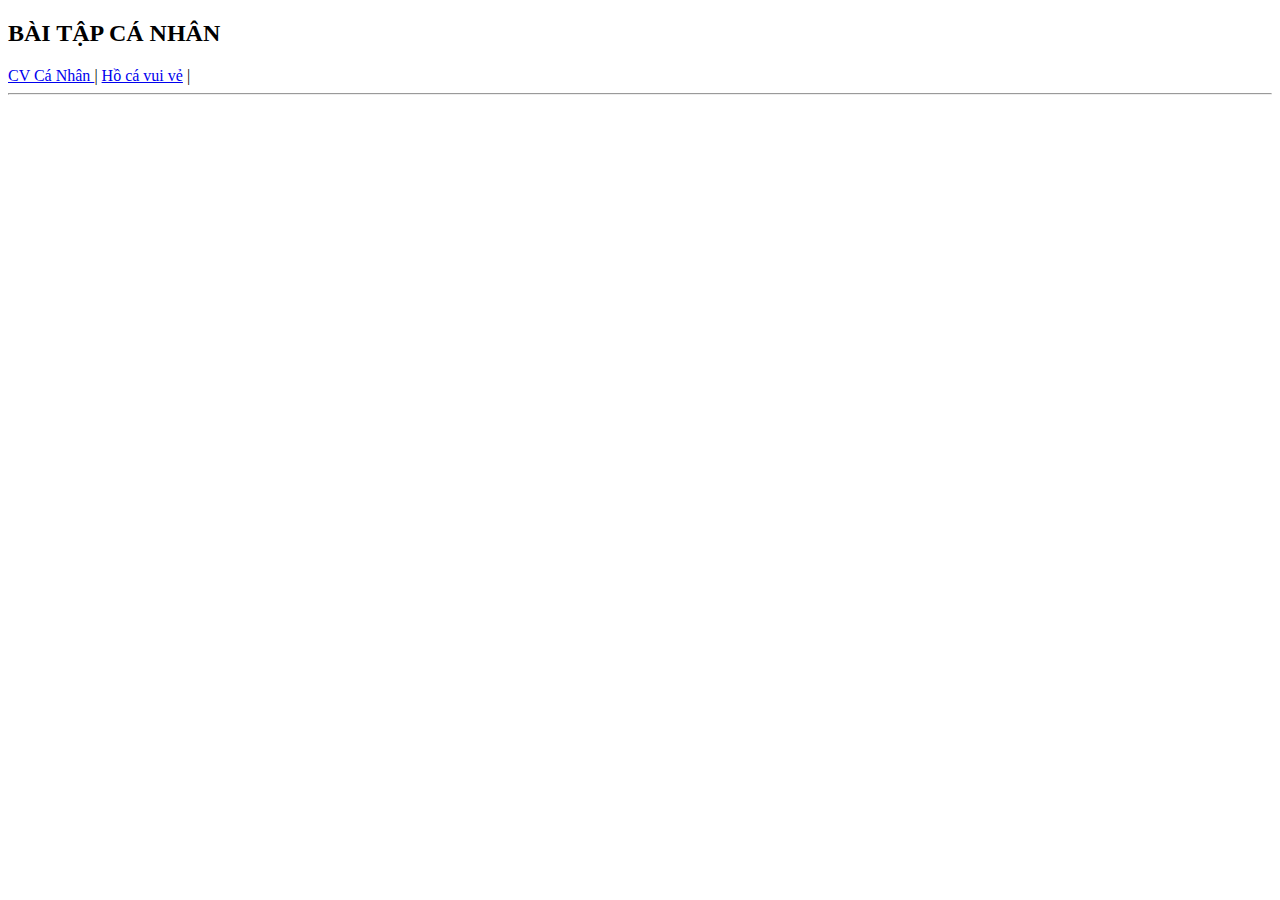
<file: index.html>
<!DOCTYPE html>
<html lang="vi">
<head>
    <meta charset="UTF-8">
    <meta name="viewport" content="width=device-width, initial-scale=1.0">
    <title>Bài tập cá nhân</title>
</head>
<body>
    <h2> BÀI TẬP CÁ NHÂN</h2>
  <nav>
    <a href="cv.html" target="_blank">CV Cá Nhân </a> |
    <a href="ho_ca_vui_ve.html" target="_blank">Hồ cá vui vẻ</a> |
  </nav>
  <hr>
</body>

</html>
</file>
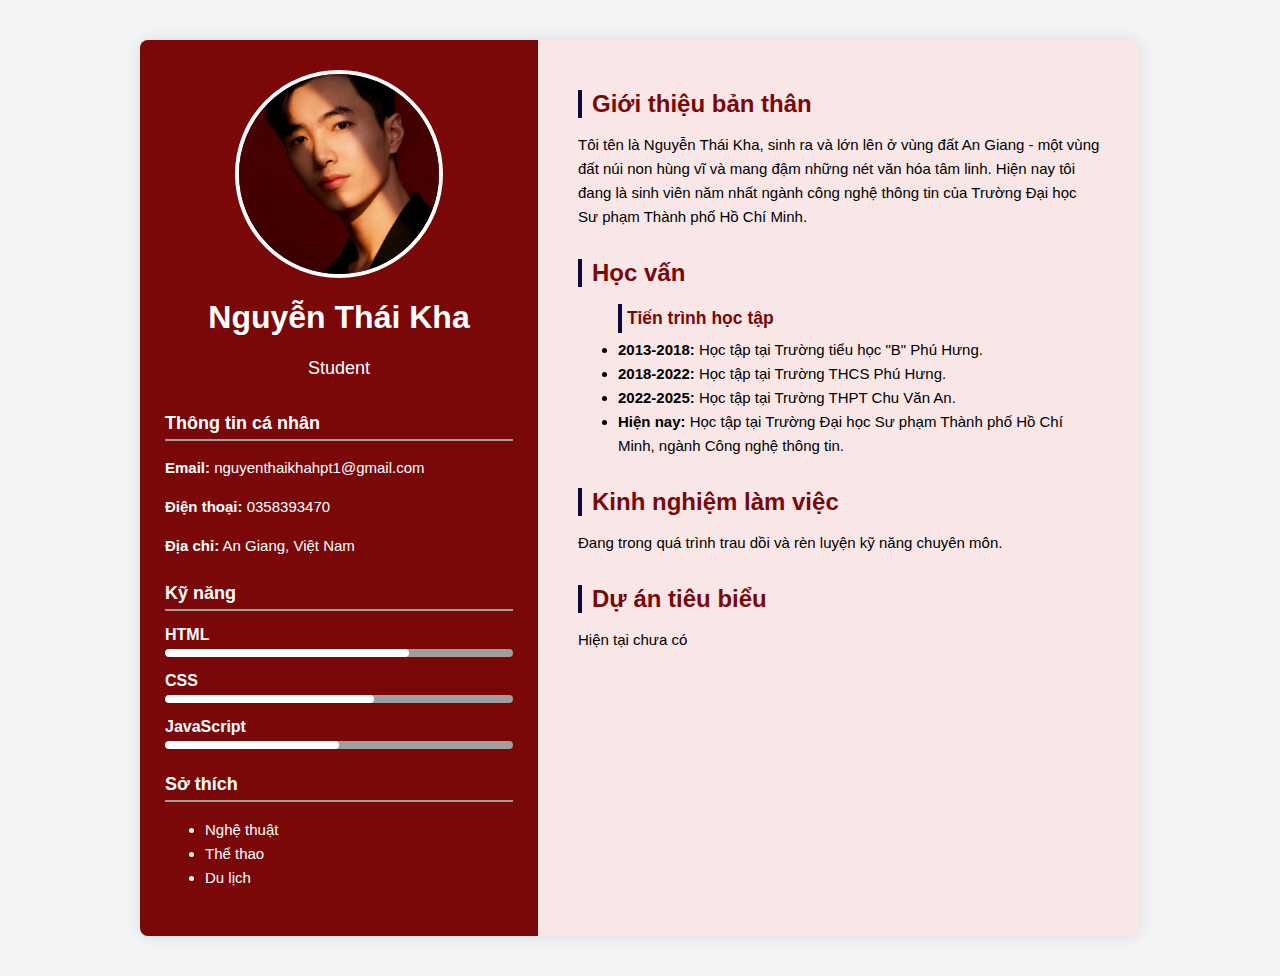
<file: cv.html>
<!DOCTYPE html>
<html lang="vi">
<head>
  <meta charset="UTF-8">
  <meta name="viewport" content="width=device-width, initial-scale=1.0">
  <title>CV Cá Nhân - Nguyễn Thái Kha</title>
  <link rel="stylesheet" href="style.css">
 
</head>
<body>

<div class="cv-container">
  <!-- Cột trái -->
  <div class="left-column">
    <img src="avatar.jpg" alt="Ảnh đại diện">
    <h1>Nguyễn Thái Kha</h1>
    <p class="title">Student</p>

    <h2>Thông tin cá nhân</h2>
    <p><strong>Email:</strong> nguyenthaikhahpt1@gmail.com</p>
    <p><strong>Điện thoại:</strong> 0358393470</p>
    <p><strong>Địa chỉ:</strong> An Giang, Việt Nam</p>
    
    <h2>Kỹ năng</h2>

   
     <div class="skill">
      <div class="skill-name">HTML</div>
      <div class="skill-bar"><div class="skill-level" data-level="70%"></div></div>
    </div>
     <div class="skill">
      <div class="skill-name">CSS</div>
      <div class="skill-bar"><div class="skill-level" data-level="60%"></div></div>
    </div>
    <div class="skill">
      <div class="skill-name">JavaScript</div>
      <div class="skill-bar"><div class="skill-level" data-level="50%"></div></div>
    </div>
    <h2>Sở thích</h2>
    <ul>
      <li>Nghệ thuật</li>
      <li> Thể thao</li>
      <li>Du lịch</li>
    </ul>
  </div>

  <!-- Cột phải -->
  <div class="right-column">
    <div class="section about">
      <h2>Giới thiệu bản thân</h2>
      <p>Tôi tên là Nguyễn Thái Kha, sinh ra và lớn lên ở vùng đất An Giang - một vùng đất núi non hùng vĩ và mang đậm những nét văn hóa tâm linh. Hiện nay tôi đang là sinh viên năm nhất ngành công nghệ thông tin của Trường Đại học Sư phạm Thành phố Hồ Chí Minh.</p>
    </div>

    <div class="section education">
      <h2>Học vấn</h2>
      <div>
        <ul> <h3> Tiến trình học tập</h3>
          <li><b>2013-2018:</b> Học tập tại Trường tiểu học "B" Phú Hưng.</li>
          <li><b>2018-2022:</b> Học tập tại Trường THCS Phú Hưng.</li>
          <li><b>2022-2025:</b> Học tập tại Trường THPT Chu Văn An.</li>
          <li><b> Hiện nay:</b> Học tập tại Trường Đại học Sư phạm Thành phố Hồ Chí Minh, ngành Công nghệ thông tin.</li>
        </ul>

      </div>
    </div>

    <div class="section experience">
      <h2>Kinh nghiệm làm việc</h2>
      <p> Đang trong quá trình trau dồi và rèn luyện kỹ năng chuyên môn.</p>
    </div>

    <div class="section projects">
      <h2>Dự án tiêu biểu</h2>
      <p> Hiện tại chưa có</p>
     
    </div>
  
</div>
<!-- JavaScript để load thanh kỹ năng -->
<script>
  window.addEventListener("load", function() {
    const skills = document.querySelectorAll(".skill-level");
    skills.forEach(skill => {
      const level = skill.getAttribute("data-level");
      skill.style.width = level;
      skill.classList.add("loaded");
    });
  });
</script>
</body>
</html>
</file>
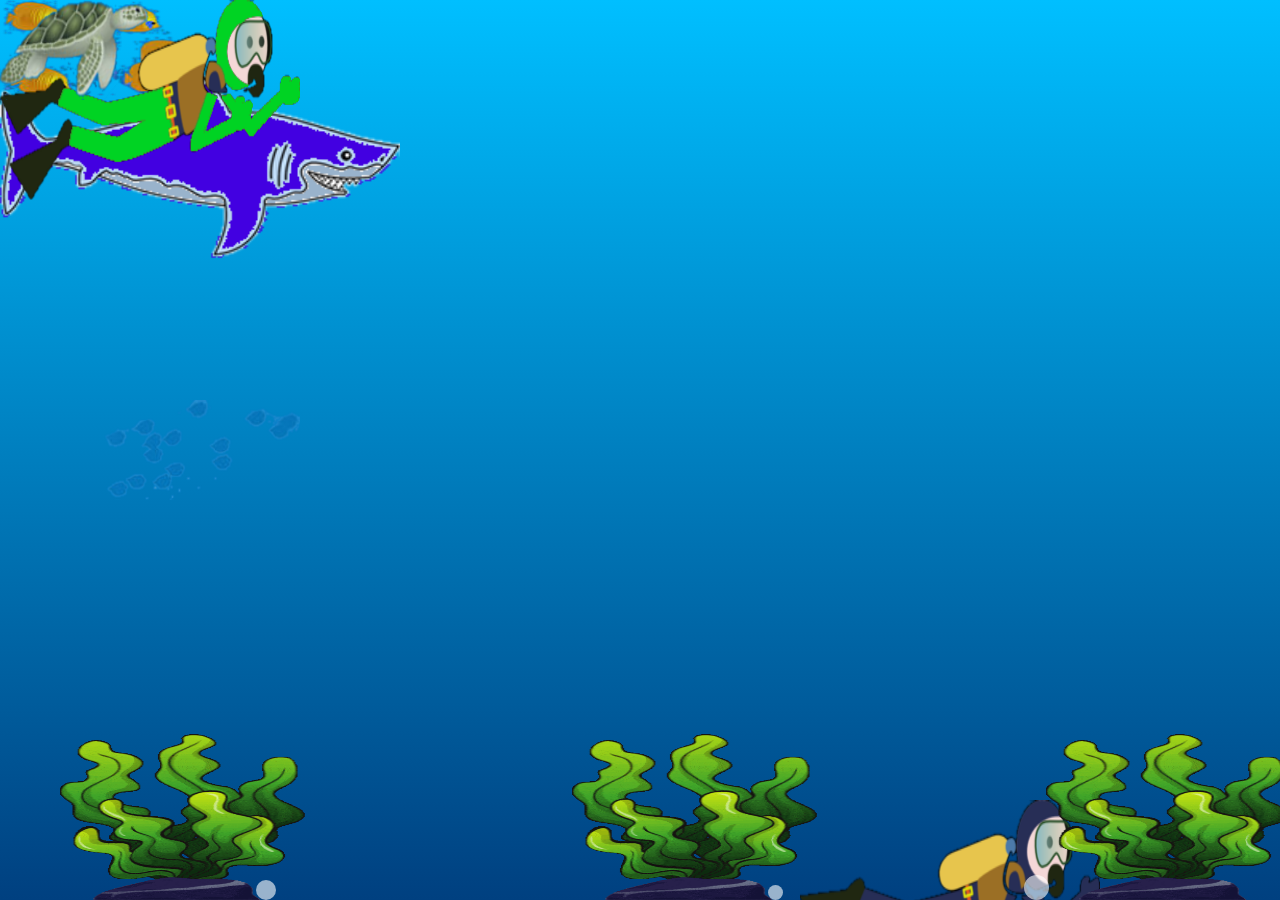
<file: ho_ca_vui_ve.html>
<!DOCTYPE html>
<html lang="vi">
<head>
  <meta charset="UTF-8">
  <meta name="viewport" content="width=device-width, initial-scale=1.0">
  <title>Hồ Cá Vui Vẻ</title>
  <link rel="stylesheet" href="style1.css">
</head>
<body>
  <div class="aquarium">
    <!-- Ánh sáng -->
    <canvas id="lightEffect"></canvas>

    <!-- Cá -->
    <div class="shark"></div>
    <img src="shark.png"class="shark" alt="cá mập">
    <div class="faintSchool"></div>
    <img src="faintSchool.png"class="faintSchool" alt="cá mờ">
    <div class="goldFishSchool"></div>
    <img src="goldFishSchool.png"class="goldFishSchool" alt="cá vàng">
    <div class="goldFishSchool1"></div>
    <img src="goldFishSchool.png"class="goldFishSchool1" alt="cá vàng">

    <!--tho lan -->
    <div class="diver1"></div>
    <img src="diver1.png"class="diver1" alt="thợ lặn">
    <div class="diver2"></div>
    <img src="diver2.png"class="diver2" alt="thợ lặn">
    <div class="diver3"></div>
    <img src="diver3.png"class="diver3" alt="thợ lặn">
    <!--rua-->
    <div class="turtle"></div>
    <img src="turtle.png"class="turtle" alt="rùa">
    <!-- Bong bóng tĩnh -->
    <div class="bubble bubble1"></div>
    <div class="bubble bubble2"></div>
    <div class="bubble bubble3"></div>
    <!-- seaweed -->
    <div class="seaweed1"></div>
    <img src="seaweed.gif"class="seaweed1"alt="seaweed">
    <div class="seaweed2"></div>
    <img src="seaweed.gif"class="seaweed2"alt="seaweed">
    <div class="seaweed3"></div>
    <img src="seaweed.gif"class="seaweed3"alt="seaweed">
</body>
</html>
</file>
<file: style.css>
body {
      margin: 0;
      font-family: "Segoe UI", Tahoma, sans-serif;
      background-color: #f3f4f6;
      color: #333;
    }

    .cv-container {
      display: flex;
      max-width: 1000px;
      margin: 40px auto;
      background-color: #f9e6e6;
      box-shadow: 0 0 15px rgba(0,0,0,0.1);
      border-radius: 8px;
      overflow: hidden;
    }

    /* --- Cột bên trái --- */
    .left-column {
      width: 40%;
      background-color: #7a0808;
      color: #fff;
      padding: 30px 25px;
    }

    .left-column img {
      display: block;
      width: 200px;
      height: 200px;
      border-radius: 50%;
      margin: 0 auto 20px;
      border: 4px solid white;
      object-fit: cover;
    }

    .left-column h1 {
      text-align: center;
      margin-bottom: 5px;
    }

    .left-column p.title {
      text-align: center;
      font-size: 18px;
      margin-bottom: 30px;
      color: white;
    }

    .left-column h2 {
      font-size: 18px;
      border-bottom: 2px solid rgb(158, 159, 159);
      padding-bottom: 5px;
      margin-top: 25px;
      color: white;
    }

    .left-column p, .left-column li {
      font-size: 15px;
      line-height: 1.6;
    }

    /* --- Kỹ năng có thanh tiến trình --- */
    .skill {
      margin-bottom: 15px;
    }

    .skill-name {
      margin-bottom: 5px;
      font-weight: 600;
    }

    .skill-bar {
      background-color: rgb(158, 159,158);
      border-radius: 20px;
      height: 8px;
      overflow: hidden;
    }

    .skill-level {
      height: 8px;
      background-color: white;
      border-radius: 20px;
      width: 0;
      transition: width 1.5s ease;
    }

    /* --- Cột bên phải --- */
    .right-column {
      width: 60%;
      padding: 30px 40px;
    }

    .section {
      margin-bottom: 30px;
    }

    .section h2 {
      color: #7a0808;
      border-left: 4px solid #0c0b3d;
      padding-left: 10px;
      margin-bottom: 15px;
    }
    .section div ul h3{
      color: #7a0808;
      border-left: 4px solid #0c0b3d;
      padding-left :5px;
      margin-bottom: 5px;
    }
    .section p, .section li, .section div {
      font-size: 15px;
      line-height: 1.6;
      color : black;
    }

    .experience div, .education div {
      margin-bottom: 10px;
    }

    /* Hiệu ứng load thanh kỹ năng khi trang mở */
    @keyframes grow {
      from { width: 0; }
    }

    .skill-level.loaded {
      animation: grow 2s ease forwards;
    }

    /* Responsive cho điện thoại */
    @media (max-width: 768px) {
      .cv-container {
        flex-direction: column;
      }
      .left-column, .right-column {
        width: 100%;
      }
    }
</file>
<file: style1.css>
body {
  margin: 0;
  overflow: hidden;
  background: linear-gradient(to bottom, #00bfff, #004080);
  height: 100vh;
}
.aquarium {
  position: relative;
  width: 100%;
  height: 100vh;
  overflow: hidden;
}
#lightEffect {
  position: absolute;
  top: 0;
  left: 0;
  width: 100%;
  height: 100%;
  z-index: 1;
  pointer-events: none;
  mix-blend-mode: screen;
  opacity: 0.4;
}
.shark {
  position: absolute;
  width: 400px;   
  height: 300px;
  animation-name: Shark;
  animation-duration: 20s;
  animation-timing-function:ease-in-out;
  animation-iteration-count:infinite;
  animation-play-state: running;
}
@keyframes Shark {
  0%   { left: 0px;   top: 100px; transform: rotate(0deg) scaleX(1); }
  10%  { left: 100px; top: 50px; transform: rotate(-3deg) scaleX(1); }
  15%  { left: 200px; top: 100px; transform: rotate(5deg) scaleX(1); }
  20%  { left: 400px; top: 100px; transform: rotate(5deg) scaleX(1); }
  25%  { left: 600px; top: 110px; transform: rotate(3deg) scaleX(1); }
  30%  { left: 800px; top: 105px; transform: rotate(-5deg) scaleX(1); }
  35%  { left: 1000px; top:100px; transform: rotate(5deg) scaleX(1); }
  40%  { left: 1200px; top:100px; transform: rotate(3deg) scaleX(1); }
  50%  { left: 1500px; top: 110px; transform: rotate(-3deg) scaleX(1); }
  51%  { left: 1500px; top: 110px; transform: rotate(0deg) scaleX(-1); }
  55%  { left: 1300px; top: 105px; transform: rotate(3deg) scaleX(-1); }
  60%  { left: 1200px; top: 100px; transform: rotate(-5deg) scaleX(-1); }
  65%  { left: 1100px; top: 100px; transform: rotate(3deg) scaleX(-1); }
  70%  { left: 900px; top: 90px; transform: rotate(3deg) scaleX(-1); }
  75%  { left: 740px; top: 80px; transform: rotate(3deg) scaleX(-1); }
  80%  { left: 600px; top: 90px; transform: rotate(5deg) scaleX(-1); }
  85%  { left: 400px; top: 60px; transform: rotate(5deg) scaleX(-1); }
  90%  { left: 200px; top: 50px; transform: rotate(-3deg) scaleX(-1); }
  95%  { left: 100px; top: 50px; transform: rotate(-3deg) scaleX(-1); }
  100% { left: -100px; top: 50px; transform: rotate(0deg) scaleX(-1); }
}
.faintSchool{
  position: absolute;
  width: 200px;   
  height: 100px;
  left: 100px; top: 400px;
  animation-name: FaintSchool;
  animation-duration: 60s;
  animation-timing-function: ease-in-out;
  animation-iteration-count: infinite;
  animation-play-state: running;
}
@keyframes FaintSchool {
  0%   { left: 200px;   top: 300px; transform: rotate(0deg) scaleX(1); }
  10%  { left: 300px; top: 290px; transform: rotate(-3deg) scaleX(1); }
  15%  { left: 400px; top: 280px; transform: rotate(5deg) scaleX(1); }
  20%  { left: 300px; top: 290px; transform: rotate(-5deg) scaleX(1); }
  25%  { left: 400px; top: 270px; transform: rotate(3deg) scaleX(1); }
  30% { left: 500px; top: 250px; transform: rotate(-3deg) scaleX(1); }
  40%  { left: 800px; top: 260px; transform: rotate(3deg) scaleX(1); }
  50% { left: 1500px; top: 270px; transform: rotate(-3deg) scaleX(1); }
  51%  { left: 1500px; top: 270px; transform: rotate(0deg) scaleX(-1); }
  55%  { left: 1000px; top: 260px; transform: rotate(3deg) scaleX(-1); }
  60%  { left: 800px; top: 270px; transform: rotate(3deg) scaleX(-1); }
  65%  { left: 600px; top: 280px; transform: rotate(3deg) scaleX(-1); }
  70%  { left: 400px; top: 260px; transform: rotate(3deg) scaleX(-1); }
  80%  { left: 200px; top: 250px; transform: rotate(3deg) scaleX(-1); }
  90%  { left: 100px; top: 260px; transform: rotate(3deg) scaleX(-1); }
  100% { left: 0px; top: 200px; transform: rotate(0deg) scaleX(-1); }
}
.goldFishSchool{
  position: absolute;
  width: 200px;   
  height: 100px;
  animation-name: GoldFishSchool;
  animation-duration: 40s;
  animation-timing-function: ease-in-out;
  animation-iteration-count: infinite;
  animation-play-state: running;
 
}
@keyframes GoldFishSchool {
  0%   { left: 0;   top: 200px; transform: rotate(0deg) scaleX(1); }
  10%  { left: 100px; top: 290px; transform: rotate(-3deg) scaleX(1); }
  15%  { left: 250px; top: 280px; transform: rotate(5deg) scaleX(1); }
  20%  { left: 300px; top: 290px; transform: rotate(-5deg) scaleX(1); }
  25%  { left: 400px; top: 270px; transform: rotate(3deg) scaleX(1); }
  30% { left: 500px; top: 250px; transform: rotate(-3deg) scaleX(1); }
  40%  { left: 800px; top: 260px; transform: rotate(3deg) scaleX(1); }
  50% { left: 1500px; top: 270px; transform: rotate(-3deg) scaleX(1); }
  51%  { left: 1500px; top: 270px; transform: rotate(0deg) scaleX(-1); }
  55%  { left: 1000px; top: 260px; transform: rotate(3deg) scaleX(-1); }
  60%  { left: 800px; top: 270px; transform: rotate(3deg) scaleX(-1); }
  65%  { left: 600px; top: 280px; transform: rotate(3deg) scaleX(-1); }
  70%  { left: 400px; top: 260px; transform: rotate(3deg) scaleX(-1); }
  80%  { left: 200px; top: 250px; transform: rotate(3deg) scaleX(-1); }
  90%  { left: 100px; top: 260px; transform: rotate(3deg) scaleX(-1); }
  100% { left: 0px; top: 200px; transform: rotate(0deg) scaleX(-1); }
}
.goldFishSchool1 {
  position: absolute;
  width: 200px;   
  height: 100px;
  animation-name: GoldFishSchool1;
  animation-duration: 40s;
  animation-timing-function: ease-in-out;
  animation-iteration-count: infinite;
  animation-play-state: running;
 
}
@keyframes GoldFishSchool1 {
  0% { left: 0;   top: 100px; transform: rotate(0deg) scaleX(1); }
  10% {  left: 400px;   top: 100px; transform: rotate(0deg) scaleX(1); }
  30% { left: 900px;   top: 150px; transform: rotate(0deg) scaleX(1); }
  50% { left: 1300px;   top: 150px; transform: rotate(0deg) scaleX(1); }
  55% { left: 1500px;   top: 150px; transform: rotate(0deg) scaleX(1); }
  56% { left: 1500px;   top: 150px; transform: rotate(0deg) scaleX(-1); }
  60% { left: 1300px;   top: 230px; transform: rotate(0deg) scaleX(-1); }
  70%{ left: 1000px;   top: 230px; transform: rotate(0deg) scaleX(-1); }
  80%{ left: 800px;   top: 190px; transform: rotate(0deg) scaleX(-1); }
  90%{ left: 500px;   top: 150px; transform: rotate(0deg) scaleX(-1); }
  100% { left: 0;   top: 150px; transform: rotate(0deg) scaleX(-1); }

}
.turtle {
  position: absolute;
  width: 150px;   
  height: 100px;
  animation-name: turtle;
  animation-duration: 70s;
  animation-timing-function: ease-in-out;
  animation-iteration-count: infinite;
  animation-play-state: running;
}
@keyframes turtle{
  0%   { left: 0;   top: 300px; transform: rotate(0deg) scaleX(1); }
  10%  { left: 100px; top: 290px; transform: rotate(-3deg) scaleX(1); }
  15%  { left: 250px; top: 250px; transform: rotate(5deg) scaleX(1); }
  20%  { left: 400px; top: 290px; transform: rotate(-5deg) scaleX(1); }
  25%  { left: 600px; top: 270px; transform: rotate(3deg) scaleX(1); }
  30% { left: 800px; top: 250px; transform: rotate(-3deg) scaleX(1); }
  35%  { left:1000px; top: 260px; transform: rotate(3deg) scaleX(1); }
  40%  { left:1200px; top: 280px; transform: rotate(3deg) scaleX(1); }
  45%  { left:1300px; top:260px; transform: rotate(3deg) scaleX(1); }
  50% { left: 1500px; top: 300px; transform: rotate(-3deg) scaleX(1); }
  51%  { left: 1500px; top: 270px; transform: rotate(0deg) scaleX(-1); }
  55%  { left: 1400px; top: 260px; transform: rotate(3deg) scaleX(-1); }
  60%  { left: 1300px; top: 270px; transform: rotate(3deg) scaleX(-1); }
  65%  { left: 1100px; top: 300px; transform: rotate(3deg) scaleX(-1); }
  70%  { left: 800px; top: 260px; transform: rotate(3deg) scaleX(-1); }
  80%  { left: 600px; top: 250px; transform: rotate(3deg) scaleX(-1); }
  90%  { left: 400px; top: 260px; transform: rotate(3deg) scaleX(-1); }
  100% { left: 0px; top: 200px; transform: rotate(0deg) scaleX(-1); }

}
.diver1{
  position: absolute;
  width: 300px;   
  height: 200px;
  left: 800px;top:800px;
  animation-name: diver1;
  animation-duration: 30s;
  animation-timing-function: ease-in-out;
  animation-iteration-count: infinite;
  animation-play-state: running;
}
@keyframes diver1{
  0%   { left: 50px;   top: 400px; transform: rotate(0deg) scaleX(1); }
  10%  { left: 100px; top: 400px; transform: rotate(-3deg) scaleX(1); }
  15%  { left: 250px; top: 390px; transform: rotate(5deg) scaleX(1); }
  20%  { left: 300px; top: 390px; transform: rotate(-5deg) scaleX(1); }
  25%  { left: 400px; top: 380px; transform: rotate(3deg) scaleX(1); }
  30% { left: 500px; top: 380x; transform: rotate(-3deg) scaleX(1); }
  40%  { left: 800px; top: 390px; transform: rotate(3deg) scaleX(1); }
  50% { left: 1500px; top: 400px; transform: rotate(-3deg) scaleX(1); }
  51%  { left: 1500px; top: 400px; transform: rotate(0deg) scaleX(-1); }
  55%  { left: 1000px; top: 500px; transform: rotate(3deg) scaleX(-1); }
  60%  { left: 800px; top: 500x; transform: rotate(3deg) scaleX(-1); }
  65%  { left: 600px; top: 490px; transform: rotate(3deg) scaleX(-1); }
  70%  { left: 400px; top: 490px; transform: rotate(3deg) scaleX(-1); }
  80%  { left: 200px; top: 490px; transform: rotate(3deg) scaleX(-1); }
  90%  { left: 100px; top: 480px; transform: rotate(3deg) scaleX(-1); }
  100% { left: 0px; top: 460px; transform: rotate(0deg) scaleX(-1); }

}
.diver2{
  position: absolute;
  width: 300px;   
  height: 200px;
  animation-name: diver2;
  animation-duration: 35s;
  animation-timing-function: ease-in-out;
  animation-iteration-count: infinite;
  animation-play-state: running;
}
@keyframes diver2{
  0%   { left: 500px;   top: 300px; transform: rotate(0deg) scaleX(1); }
  10%  { left: 600px; top: 290px; transform: rotate(-3deg) scaleX(1); }
  15%  { left: 700px; top: 280px; transform: rotate(5deg) scaleX(1); }
  20%  { left: 800px; top: 290px; transform: rotate(-5deg) scaleX(1); }
  25%  { left: 900px; top: 280px; transform: rotate(3deg) scaleX(1); }
  30% { left: 1000x; top: 280px; transform: rotate(-3deg) scaleX(1); }
  35%  { left: 1100px; top: 290px; transform: rotate(3deg) scaleX(1); }
  40%  { left: 1200px; top: 260px; transform: rotate(3deg) scaleX(1); }
  45%  { left: 1300px; top:260px; transform: rotate(3deg) scaleX(1); }
  50% { left: 1500px; top: 270px; transform: rotate(-3deg) scaleX(1); }
  51%  { left: 1500px; top: 270px; transform: rotate(0deg) scaleX(-1); }
  55%  { left: 1000px; top: 260px; transform: rotate(3deg) scaleX(-1); }
  60%  { left: 800px; top: 270px; transform: rotate(3deg) scaleX(-1); }
  65%  { left: 600px; top: 280px; transform: rotate(3deg) scaleX(-1); }
  70%  { left: 400px; top: 260px; transform: rotate(3deg) scaleX(-1); }
  80%  { left: 200px; top: 250px; transform: rotate(3deg) scaleX(-1); }
  90%  { left: 100px; top: 260px; transform: rotate(3deg) scaleX(-1); }
  100% { left: 0px; top: 200px; transform: rotate(0deg) scaleX(-1); }

}
.diver3{
  position: absolute;
  width: 300px;   
  height: 200px;
  animation-name: diver3;
  animation-duration: 40s;
  animation-timing-function: ease-in-out;
  animation-iteration-count: infinite;
  animation-play-state: running;
}
@keyframes diver3{
  0%   { left: 100px;   top: 400px; transform: rotate(0deg) scaleX(1); }
  5%  { left: 200px; top: 400px; transform: rotate(-3deg) scaleX(1); }
  10%  { left: 300px; top: 300px; transform: rotate(-3deg) scaleX(1); }
  15%  { left: 400px; top: 300px; transform: rotate(5deg) scaleX(1); }
  20%  { left: 500px; top: 400px; transform: rotate(-5deg) scaleX(1); }
  25%  { left: 600px; top: 400px; transform: rotate(3deg) scaleX(1); }
  30% { left: 700px; top: 500px; transform: rotate(-3deg) scaleX(1); }
  35%  { left: 900px; top: 500px; transform: rotate(3deg) scaleX(1); }
  40%  { left: 1000px; top: 500px; transform: rotate(3deg) scaleX(1); }
  45%  { left: 1220px; top:500px; transform: rotate(3deg) scaleX(1); }
  50% { left: 1500px; top: 400px; transform: rotate(-3deg) scaleX(1); }
  55%  { left: 1220px; top: 500px; transform: rotate(3deg) scaleX(-1); }
  60%  { left: 1000px; top: 500px; transform: rotate(3deg) scaleX(-1); }
  65%  { left: 800px; top: 400px; transform: rotate(3deg) scaleX(-1); }
  70%  { left: 600px; top: 300px; transform: rotate(3deg) scaleX(-1); }
  75%  { left: 500px; top: 300px; transform: rotate(3deg) scaleX(-1); }
  80%  { left: 400px; top: 300px; transform: rotate(3deg) scaleX(-1); }
  85%  { left: 300px; top: 300px; transform: rotate(3deg) scaleX(-1); }
  90%  { left: 200px; top: 300px; transform: rotate(3deg) scaleX(-1); }
  95%  { left: 100px; top: 200px; transform: rotate(3deg) scaleX(-1); }
  100% { left: 0px; top: 200px; transform: rotate(0deg) scaleX(-1); }

}
.bubble {
  position: absolute;
  bottom: 0;
  border-radius: 50%;
  background: rgba(255, 255, 255, 0.6);
  animation: rise 8s linear infinite;
  z-index: 1;
}
.bubble1 { left: 20%; width: 20px; height: 20px; animation-delay: 0s; }
.bubble2 { left: 60%; width: 15px; height: 15px; animation-delay: 3s; }
.bubble3 { left: 80%; width: 25px; height: 25px; animation-delay: 5s; }
.seaweed1 {
  position:absolute;
  width: 500px;
  height:200px;
  bottom: 0;
  left: -7%;
  
}
.seaweed2 {
  position:absolute;
  width: 500px;
  height:200px;
  bottom: 0;
  left:33%
}
.seaweed3 {
  position:absolute;
  width: 500px;
  height:200px;
  bottom: 0;
  left:70%;
}
@keyframes rise {
  0% { transform: translateY(0) scale(1); opacity: 0.8; }
  100% { transform: translateY(-100vh) scale(0.5); opacity: 0; }
}
</file>
